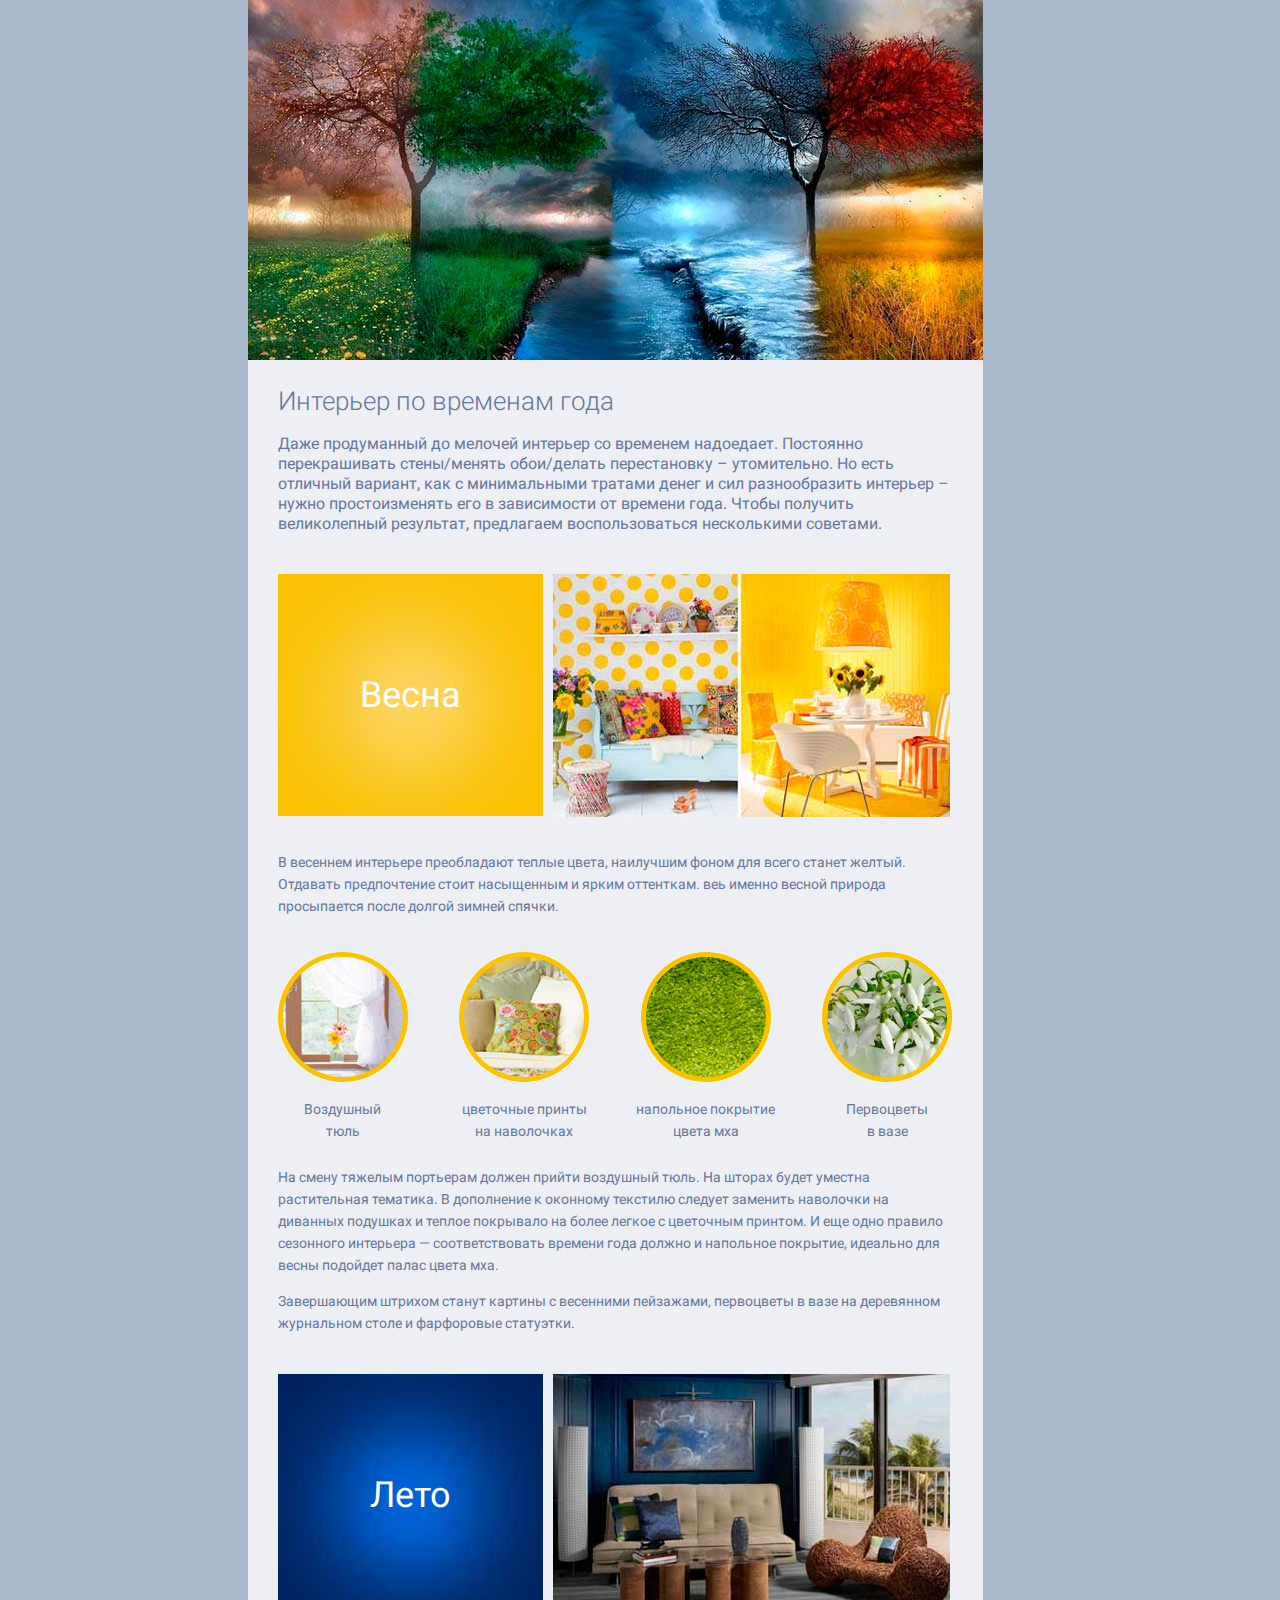
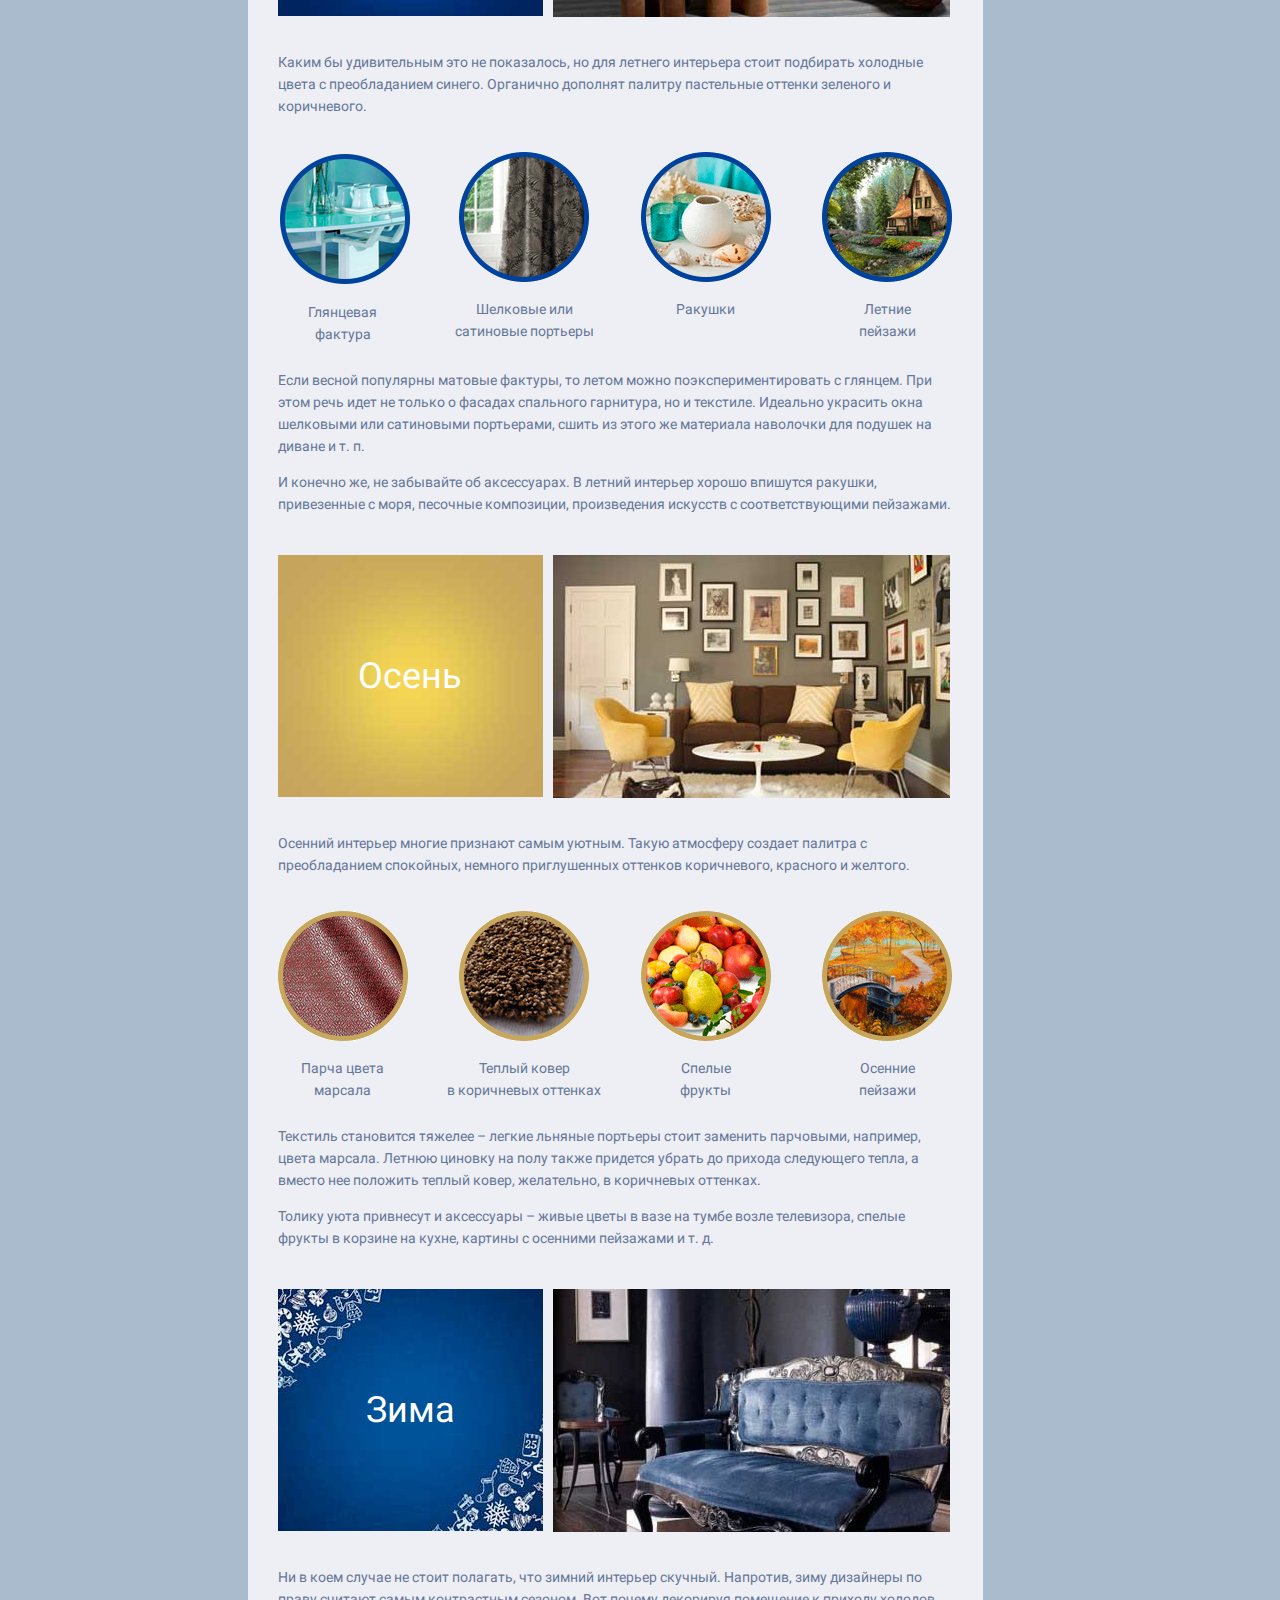
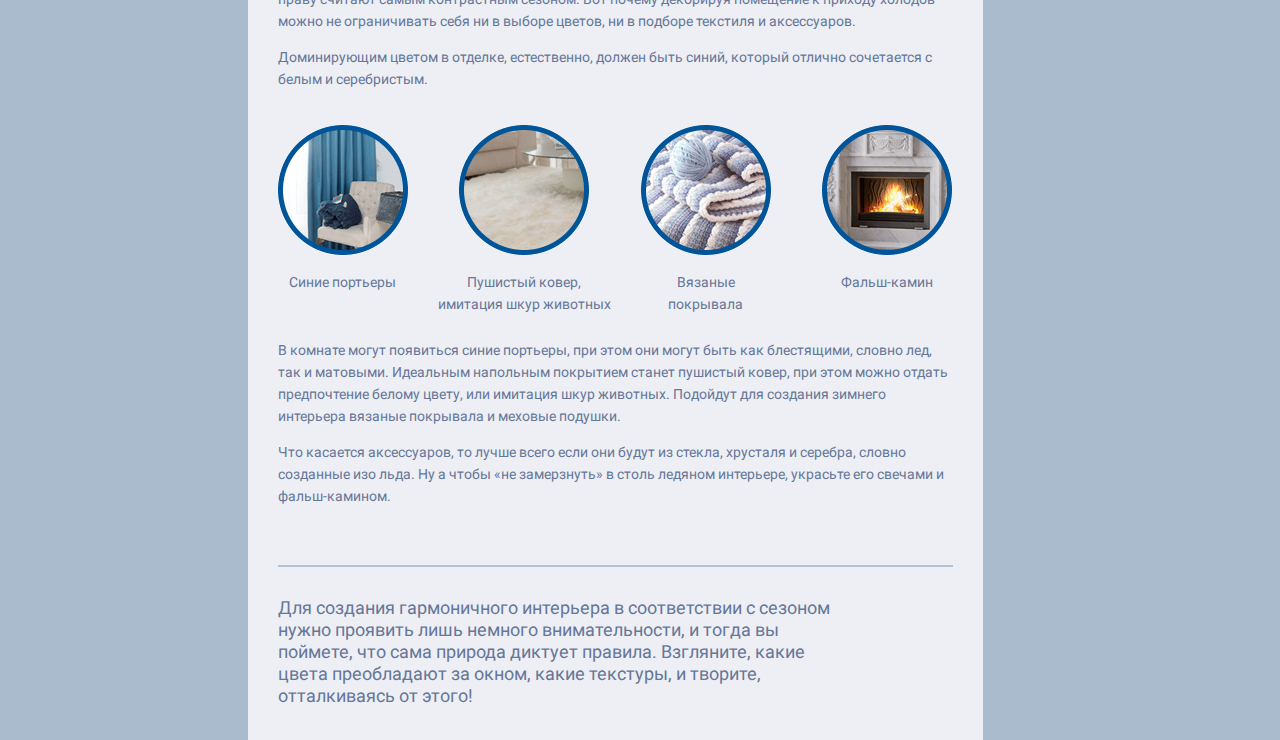
<file: index.html>
<!DOCTYPE html>
<html lang="ru">
	<head>
    	<base href="" />
   		<title>HTML-верстка контента</title>
    	<meta charset="UTF-8" />
		<link rel="stylesheet" href="css/default.css" />
		<link rel="stylesheet" href="css/style.css" />
		<!-- CSS-файл :: начало -->
			<link rel="stylesheet" href="css/article2.css" />
		<!-- CSS-файл :: конец -->
	</head>
	<body>
		<div class="base">
			<img class="main_picture" src="img/fourseasons.jpg" alt="Четыре времени года">
			<div class="content">
				<h1>Интерьер по временам года</h1>
				<p id="preamble">Даже продуманный до мелочей интерьер
					со временем надоедает. Постоянно перекрашивать стены/менять
					обои/делать перестановку – утомительно. Но есть отличный
					вариант, как с минимальными тратами денег и сил
					разнообразить интерьер – нужно простоизменять его
					в зависимости от времени года. Чтобы получить великолепный
					результат, предлагаем воспользоваться несколькими советами.</p>

				<div class="season_title_group">
					<h4 class="season_title spring">Весна</h4>
					<div class="season_imgbox">
						<img src="img/spring.jpg" alt="Spring">
					</div>
				</div>
					<p>В весеннем интерьере преобладают теплые цвета, наилучшим
						фоном для всего станет желтый. Отдавать предпочтение стоит
						 насыщенным и ярким оттенткам. веь именно весной природа
						 просыпается после долгой зимней спячки.</p>
					<div class="season_examples">
						<div class="season_examples_item">
							<img src="img/spr_window.png" alt="Тюль">
							<span class="season_examples_name">Воздушный <br>тюль</span>
						</div>
						<div class="season_examples_item">
							<img src="img/spr_pillow.png" alt="Принты">
							<span class="season_examples_name">цветочные принты<br> на наволочках</span>
						</div>
						<div class="season_examples_item">
							<img src="img/spr_green.png" alt="Зелень">
							<span class="season_examples_name">напольное покрытие цвета мха</span>
						</div>
						<div class="season_examples_item">
							<img src="img/spr_firstflower.png" alt="Первоцвет">
							<span class="season_examples_name">Первоцветы <br>в вазе</span>
						</div>
					</div>
					<p>На смену тяжелым портьерам должен прийти воздушный тюль.
						На шторах будет уместна растительная тематика. В дополнение
						к оконному текстилю следует заменить наволочки на диванных
						подушках и теплое покрывало на более легкое с цветочным
						принтом. И еще одно правило сезонного интерьера — соответствовать
						времени года должно и напольное покрытие, идеально для весны
						подойдет палас цвета мха.</p>
					<p>Завершающим штрихом станут картины с весенними пейзажами,
						первоцветы в вазе на деревянном журнальном столе и фарфоровые
						статуэтки.</p>

				 <div class="season_title_group">
					 <h4 class="season_title summer">Лето</h4>
					 <div class="season_imgbox">
						 <img src="img/summer.jpg" alt="Summer">
						</div>
					</div>
					 <p>Каким бы удивительным это не показалось, но для летнего
						 интерьера стоит подбирать холодные цвета с преобладанием
						 синего. Органично дополнят палитру пастельные оттенки
						 зеленого и коричневого.</p>
					 <div class="season_examples">
						 <div class="season_examples_item">
							 <img src="img/sum_glace.png" alt="Глянец">
							 <span class="season_examples_name">Глянцевая <br>фактура</span>
						 </div>
						 <div class="season_examples_item">
							 <img src="img/sum_curtain.png" alt="Портьеры">
							 <span class="season_examples_name">Шелковые или <br>сатиновые портьеры</span>
						 </div>
						 <div class="season_examples_item">
							 <img src="img/sum_pot.png" alt="Ракушки">
							 <span class="season_examples_name">Ракушки</span>
						 </div>
						 <div class="season_examples_item">
							 <img src="img/sum_house.png" alt="Пейзаж">
							 <span class="season_examples_name">Летние <br>пейзажи</span>
						 </div>
					 </div>
					 <p>Если весной популярны матовые фактуры, то летом можно
						 поэкспериментировать с глянцем. При этом речь идет не
						 только о фасадах спального гарнитура, но и текстиле. Идеально
							украсить окна шелковыми или сатиновыми портьерами, сшить из
							 этого же материала наволочки для подушек на диване и т. п.</p>
					 <p>И конечно же, не забывайте об аксессуарах. В летний интерьер
							хорошо впишутся ракушки, привезенные с моря, песочные
							композиции, произведения искусств с соответствующими
							 пейзажами.</p>

					<div class="season_title_group">
						<h4 class="season_title autumn">Осень</h4>
						<div class="season_imgbox">
							<img src="img/autumn.jpg" alt="Autumn">
							</div>
						</div>
						<p>Осенний интерьер многие признают самым уютным. Такую атмосферу
							создает палитра с преобладанием спокойных, немного приглушенных
							 оттенков коричневого, красного и желтого.</p>
						<div class="season_examples">
							<div class="season_examples_item">
								<img src="img/aut_fabric.png" alt="Парча">
								<span class="season_examples_name">Парча цвета <br>марсала</span>
							</div>
							<div class="season_examples_item">
								<img src="img/aut_carpet.png" alt="Ковер">
								<span class="season_examples_name">Теплый ковер <br>в коричневых оттенках</span>
							</div>
							<div class="season_examples_item">
								<img src="img/aut_fruit.png" alt="Фрукты">
								<span class="season_examples_name">Спелые <br>фрукты</span>
							</div>
							<div class="season_examples_item">
								<img src="img/aut_bridge.png" alt="Осень">
								<span class="season_examples_name">Осенние <br>пейзажи</span>
							</div>
						</div>
						<p>Текстиль становится тяжелее – легкие льняные портьеры стоит
							заменить парчовыми, например, цвета марсала. Летнюю циновку
							 на полу также придется убрать до прихода следующего тепла,
							 а вместо нее положить теплый ковер, желательно, в коричневых
								оттенках.</p>
						<p>Толику уюта привнесут и аксессуары – живые цветы в вазе
							на тумбе возле телевизора, спелые фрукты в корзине на кухне,
							 картины с осенними пейзажами и т. д.</p>

					 <div class="season_title_group">
						 <h4 class="season_title winter">Зима</h4>
						 <div class="season_imgbox">
							 <img src="img/winter.jpg" alt="Winter">
								</div>
							</div>
						 <p>Ни в коем случае не стоит полагать, что зимний интерьер
							 скучный. Напротив, зиму дизайнеры по праву считают самым
							 контрастным сезоном. Вот почему декорируя помещение к приходу
							 холодов можно не ограничивать себя ни в выборе цветов, ни
							 в подборе текстиля и аксессуаров.</p>
						 <p>Доминирующим цветом в отделке, естественно, должен быть
								синий, который отлично сочетается с белым и серебристым.</p>
						 <div class="season_examples">
							 <div class="season_examples_item">
								 <img src="img/win_armchair.png" alt="Синий цвет">
								 <span class="season_examples_name">Синие портьеры</span>
							 </div>
							 <div class="season_examples_item">
								 <img src="img/win_carpet.png" alt="Шкуры на полу">
								 <span class="season_examples_name">Пушистый ковер, имитация шкур животных</span>
							 </div>
							 <div class="season_examples_item">
								 <img src="img/win_knit.png" alt="Вязание">
								 <span class="season_examples_name">Вязаные <br>покрывала</span>
							 </div>
							 <div class="season_examples_item">
								 <img src="img/win_fire.png" alt="Камин">
								 <span class="season_examples_name">Фальш-камин</span>
							 </div>
						 </div>
						 <p>В комнате могут появиться синие портьеры, при этом они могут
							 быть как блестящими, словно лед, так и матовыми. Идеальным
							 напольным покрытием станет пушистый ковер, при этом можно
							 отдать предпочтение белому цвету, или имитация шкур животных.
							 Подойдут для создания зимнего интерьера вязаные покрывала и
							 меховые подушки.</p>
						 <p>Что касается аксессуаров, то лучше всего если они будут
							 из стекла, хрусталя и серебра, словно созданные изо льда.
							 Ну а чтобы «не замерзнуть» в столь ледяном интерьере, украсьте
							 его свечами и фальш-камином.</p>
							 <p class="postscriptum">Для создания гармоничного интерьера
								 в соответствии с сезоном нужно проявить лишь немного
								 внимательности, и тогда вы поймете, что сама природа диктует
								 правила. Взгляните, какие цвета преобладают за окном, какие
								 текстуры, и творите, отталкиваясь от этого!</p>
				 </div>
		</div>
	</body>
</html>
</file>
<file: css/default.css>
@charset "UTF-8";

html, body, 
article, aside, details, figcaption, figure, footer, header, hgroup, menu, nav, section,
img, img a,
div {
	margin : 0;
	padding : 0;
	border : 0;	
	font : inherit;
	vertical-align : baseline;
	}
	
html, body {
	width : 100%;
	height : 100%;
	}
	
input:focus, 
textarea:focus,
select:focus, 
button:focus,
div:focus,
a:focus { outline : none; }

article, aside, details, figcaption, figure, footer, header, hgroup, menu, nav, section { display: block; }
</file>
<file: css/style.css>
@charset "UTF-8";
@import url('roboto.css');

body {
	background : #aabbce;
	/* color: #667296; */
	color: #667799;
	font : 400 12px/16px 'Roboto', Arial, Tahoma, Verdana, sans-serif;
	}

h1 {
	/* margin : 40px 0 20px 0; */
	padding : 0px;
	font : 300 26px/30px 'Roboto', Arial, Tahoma, Verdana, sans-serif;
	}

h2, h3 {
	margin : 0;
	padding : 0;
	font : 300 20px/40px 'Roboto', Arial, Tahoma, Verdana, sans-serif;
	}
</file>
<file: css/article2.css>
@charset "UTF-8";

/* -- не менять --*/
div.base {
    position: relative;
    width: 735px;
    margin: 0 auto;
    left: -25px;
    background: #eeeff4;
    color: inherit;
    }
/* -- не менять --*/

  .main_picture {
    width: 100%;
    height: auto;
  }

  .content {
    width: 100%;
    padding: 5px 30px 15px;
    box-sizing: border-box;
  }

  #preamble {
    font-size: 16px;
    line-height: 20px;
  }

  .season_title_group {
    display: flex;
    width: 100%;
    margin: 40px 0 30px;
  }

  .season_title {
    width: 265px;
    height: 242px;
    font-size: 36px !important;
    font-weight: 400 !important;
    text-align: center;
    line-height: 242px !important;
    color: #ffffff;
    margin: 0 10px 0 0 !important;
  }

  .spring {
    background: #ebc22a url(../img/spring_layer.jpg);
  }

  .summer {
    background: #102e6a url(../img/summer_layer.jpg);
  }

  .autumn {
    background: #c0a761 url(../img/autumn_layer.jpg);
  }

  .winter {
    background: #1a3c74 url(../img/winter_layer.jpg);
  }

  .season_examples, .content > p {
    font-size: 14px;
    line-height: 22px;
  }

  .season_examples {
    display: flex;
    justify-content: space-between;
    width: 100%;
    margin-top: 35px;
  }

  .season_examples_item {
    width: 130px;
  }

  .season_examples_name {
    display: block;
    text-align: center;
    margin: 10px -5px;
  }

  .season_examples_item:nth-child(2) > span {
    margin-left: -22px;
    margin-right: -22px;
  }

  p:nth-last-child(2) {
    padding-bottom: 40px;
  }

  .postscriptum {
    font-size: 18px !important;
    padding-top: 30px;
    padding-right: 120px;
    border-top: 2px solid #b3c3d3;
  }
</file>
